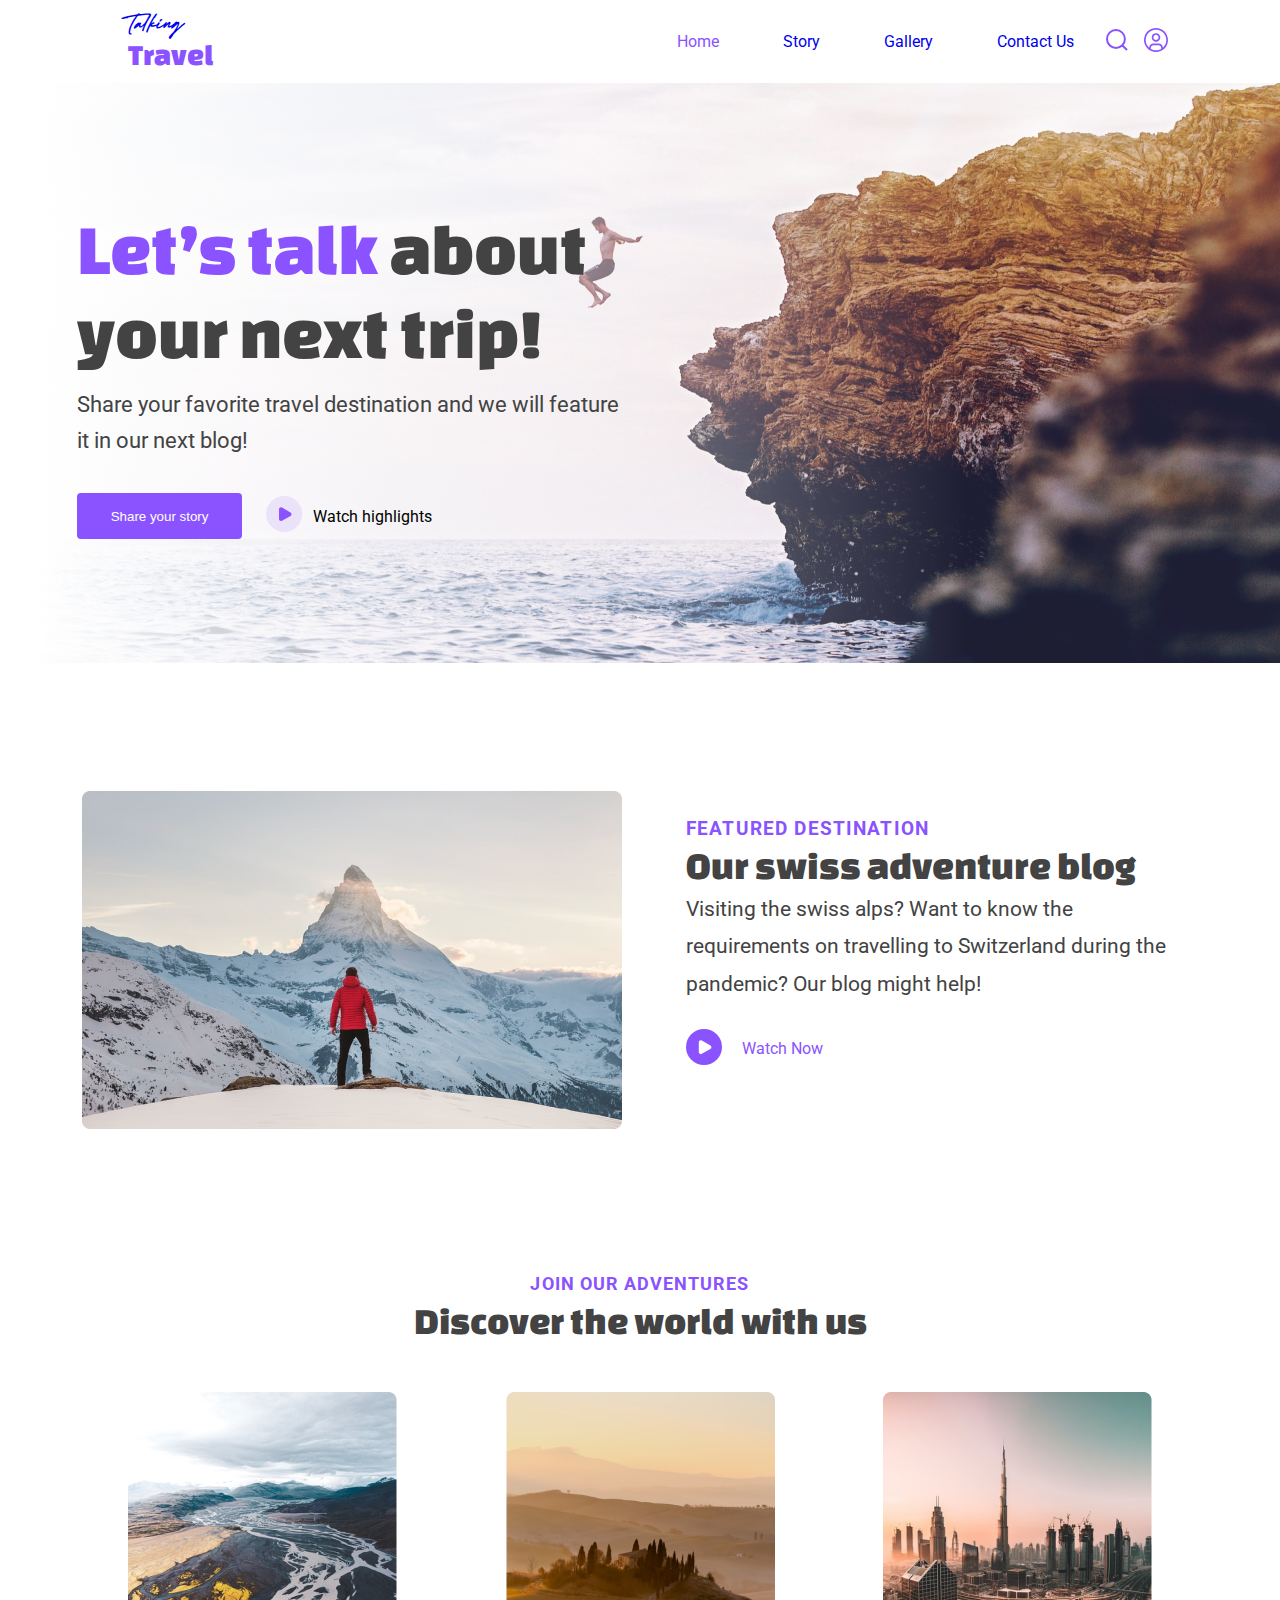
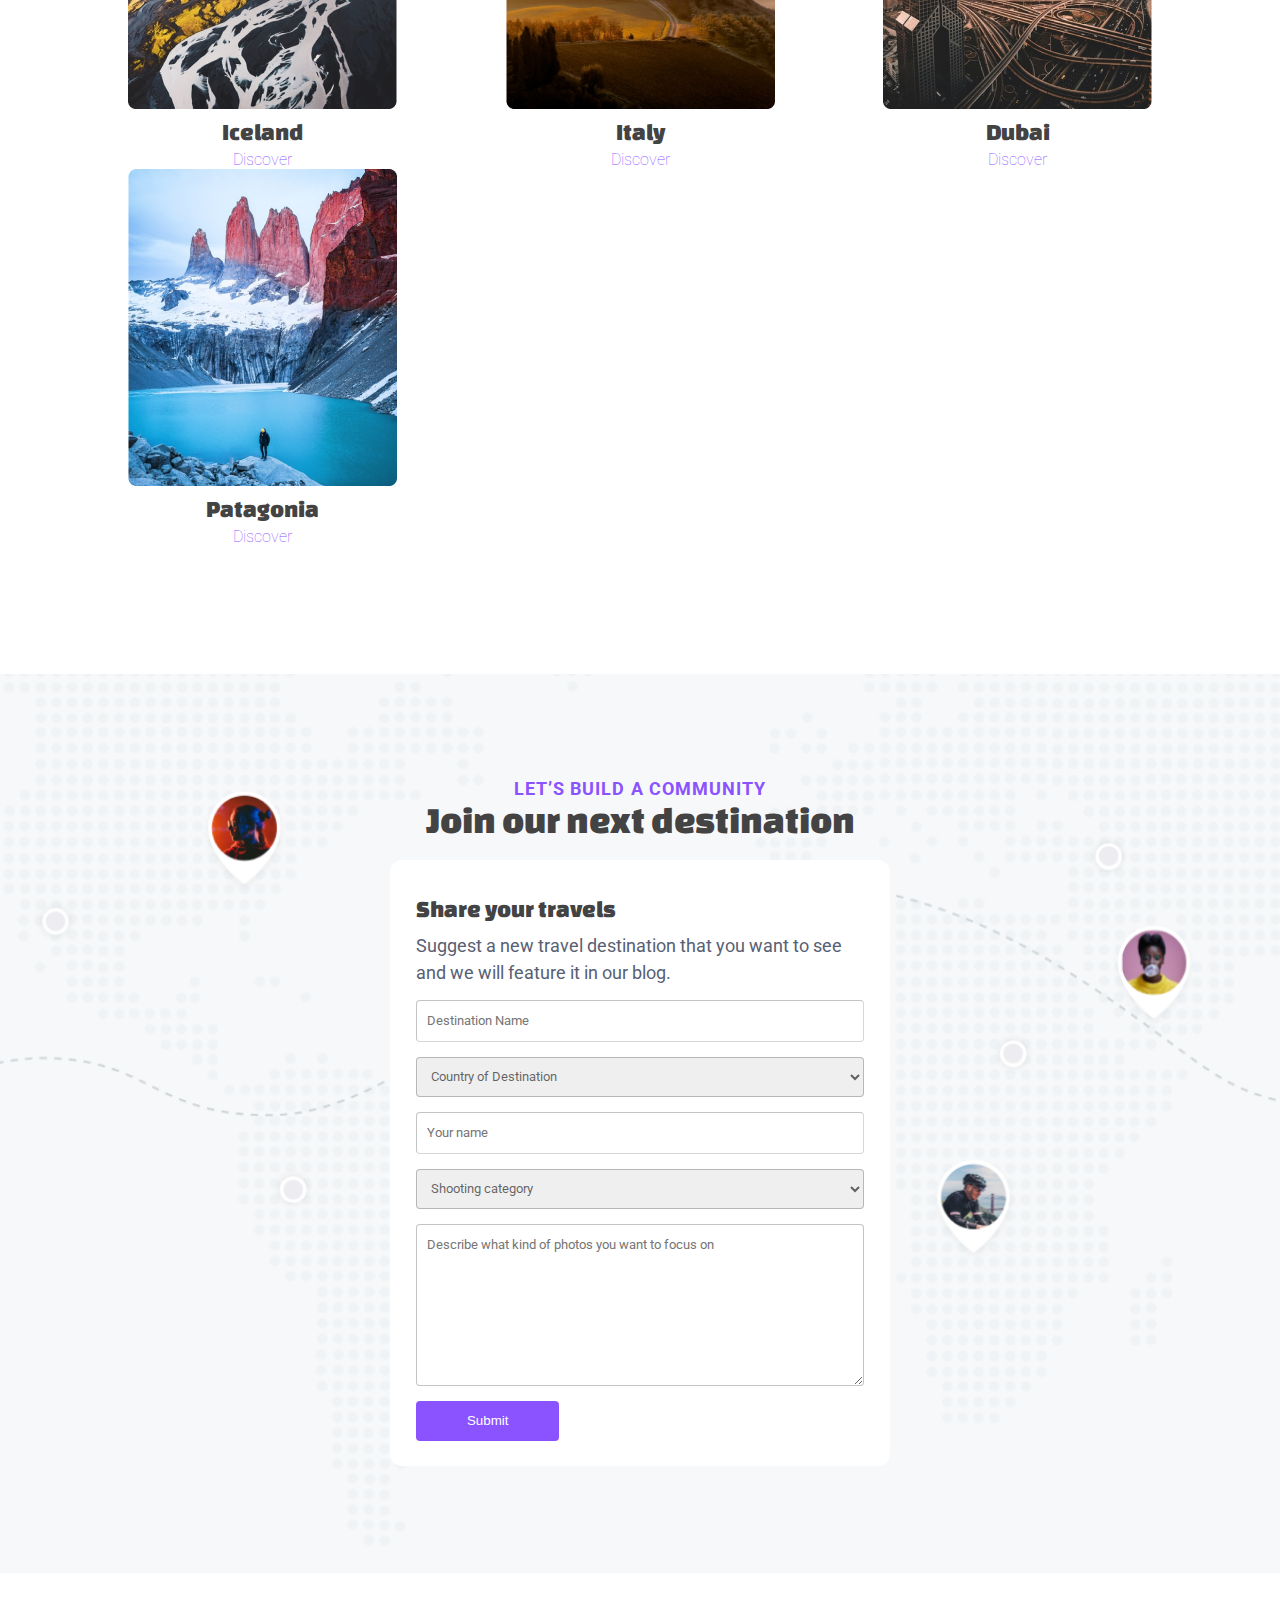
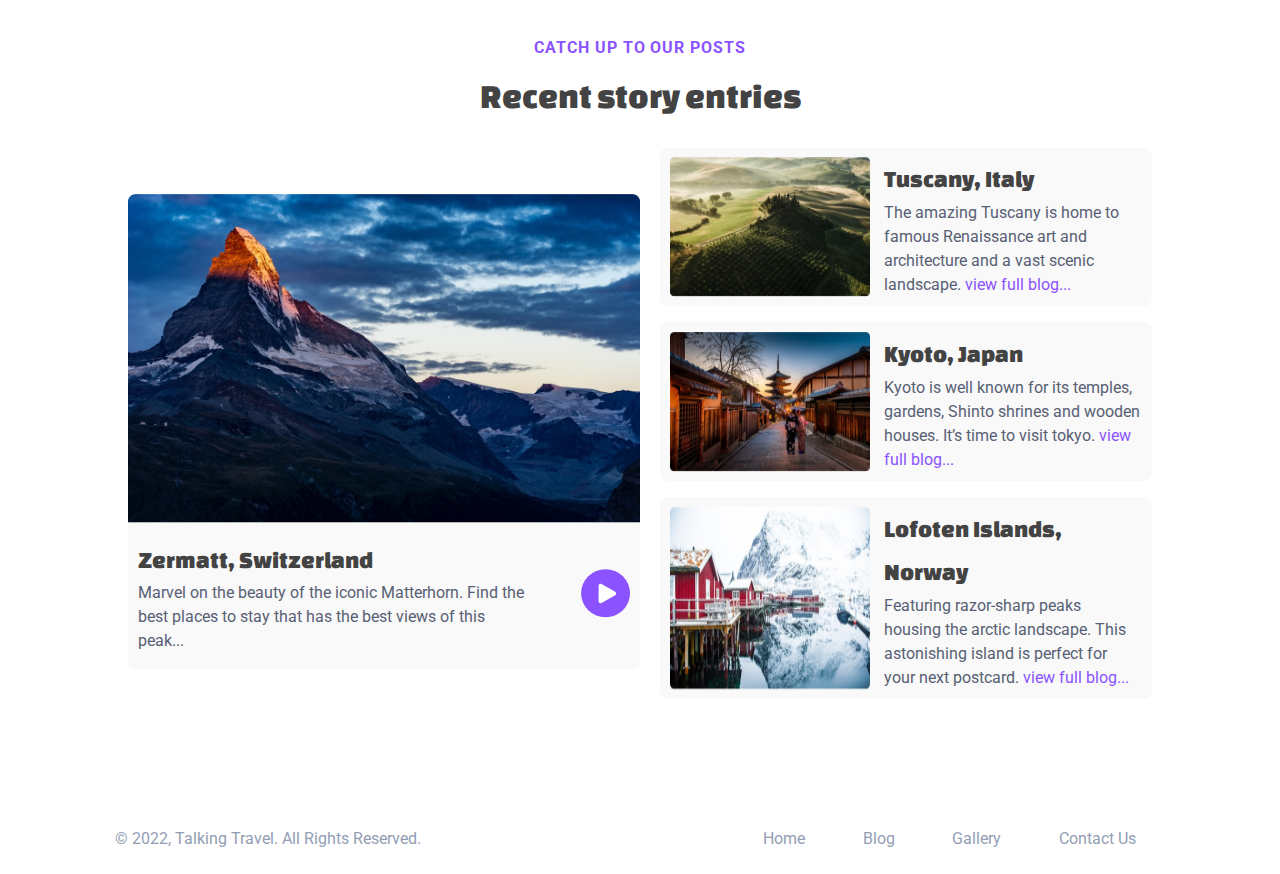
<file: index.html>
<!DOCTYPE html>
<html lang="en">
<head>
    <meta charset="UTF-8">
    <meta name="viewport" content="width=device-width, initial-scale=1.0">
    <link rel="stylesheet" href="static/styles/hero-section.css">
    <link rel="stylesheet" href="static/styles/fonts.css">
    <link rel="stylesheet" href="static/styles/header.css">
    <link rel="stylesheet" href="static/styles/featured-destination.css">
    <link rel="stylesheet" href="static/styles/discover-world.css">
    <link rel="stylesheet" href="static/styles/user-form.css">
    <link rel="stylesheet" href="static/styles/recent-stories.css">
    <link rel="stylesheet" href="static/styles/footer.css">
    <title>Home</title>
</head>
<body>
    <header>
        <nav>
            <div class="nav-box">
                <a href="#">
                    <div class="logo">
                        <p style="font-size: 20px;">Talking</p>
                        <p class="travel-text">Travel</p>
                    </div>
                </a>
                <ul>
                    <ol><a style="color: #8A53FF" href="index.html">Home</a></ol>
                    <ol><a href="story.html">Story</a></ol>
                    <ol><a href="#">Gallery</a></ol>
                    <ol><a href="#">Contact Us</a></ol>
                    <ol class="nav-icons">
                        <a style="padding: 0;" href="#">
                            <svg width="22" height="22" viewBox="0 0 22 22" fill="none" xmlns="http://www.w3.org/2000/svg">
                                <path d="M21 21L16.2779 16.2695L21 21ZM18.8947 9.94737C18.8947 12.3204 17.9521 14.5962 16.2741 16.2741C14.5962 17.9521 12.3204 18.8947 9.94737 18.8947C7.57438 18.8947 5.29858 17.9521 3.62062 16.2741C1.94267 14.5962 1 12.3204 1 9.94737C1 7.57438 1.94267 5.29858 3.62062 3.62062C5.29858 1.94267 7.57438 1 9.94737 1C12.3204 1 14.5962 1.94267 16.2741 3.62062C17.9521 5.29858 18.8947 7.57438 18.8947 9.94737V9.94737Z" stroke="#8A53FF" stroke-width="2" stroke-linecap="round"/>
                            </svg>
                        </a>
                        <a style="padding: 0;" href="#">
                            <svg width="24" height="24" viewBox="0 0 24 24" fill="none" xmlns="http://www.w3.org/2000/svg">
                                <path d="M12 5.14285C11.1524 5.14285 10.3238 5.39421 9.619 5.86513C8.91421 6.33605 8.3649 7.00538 8.04053 7.7885C7.71615 8.57161 7.63128 9.43332 7.79665 10.2647C7.96201 11.096 8.37019 11.8597 8.96955 12.459C9.56892 13.0584 10.3326 13.4666 11.1639 13.6319C11.9953 13.7973 12.857 13.7124 13.6401 13.388C14.4232 13.0637 15.0925 12.5144 15.5635 11.8096C16.0344 11.1048 16.2857 10.2762 16.2857 9.42857C16.2857 8.29192 15.8342 7.20184 15.0305 6.39811C14.2267 5.59438 13.1367 5.14285 12 5.14285ZM12 12C11.4914 12 10.9943 11.8492 10.5714 11.5666C10.1485 11.2841 9.81895 10.8825 9.62432 10.4126C9.42969 9.94274 9.37877 9.42571 9.47799 8.92691C9.57721 8.4281 9.82211 7.96991 10.1817 7.61029C10.5414 7.25067 10.9995 7.00577 11.4983 6.90655C11.9972 6.80733 12.5142 6.85825 12.9841 7.05288C13.4539 7.2475 13.8555 7.57709 14.1381 7.99996C14.4206 8.42283 14.5714 8.91999 14.5714 9.42857C14.5708 10.1103 14.2996 10.764 13.8175 11.2461C13.3354 11.7282 12.6818 11.9993 12 12Z" fill="#8A53FF"/>
                                <path d="M12 0C9.62663 0 7.30655 0.703788 5.33316 2.02236C3.35977 3.34094 1.8217 5.21508 0.913451 7.4078C0.0051994 9.60051 -0.232441 12.0133 0.230582 14.3411C0.693605 16.6689 1.83649 18.807 3.51472 20.4853C5.19295 22.1635 7.33115 23.3064 9.65892 23.7694C11.9867 24.2324 14.3995 23.9948 16.5922 23.0865C18.7849 22.1783 20.6591 20.6402 21.9776 18.6668C23.2962 16.6934 24 14.3734 24 12C23.9964 8.81851 22.7309 5.76838 20.4813 3.51873C18.2316 1.26908 15.1815 0.00362976 12 0ZM6.85715 20.8946V19.7143C6.85783 19.0325 7.12896 18.3788 7.61105 17.8968C8.09314 17.4147 8.7468 17.1435 9.42858 17.1429H14.5714C15.2532 17.1435 15.9069 17.4147 16.389 17.8968C16.871 18.3788 17.1422 19.0325 17.1429 19.7143V20.8946C15.5821 21.8059 13.8073 22.2861 12 22.2861C10.1927 22.2861 8.41786 21.8059 6.85715 20.8946ZM18.8503 19.6509C18.8332 18.5266 18.3751 17.454 17.5748 16.6642C16.7744 15.8744 15.6958 15.4307 14.5714 15.4286H9.42858C8.30416 15.4307 7.22558 15.8744 6.42522 16.6642C5.62487 17.454 5.1668 18.5266 5.14972 19.6509C3.59535 18.2629 2.4992 16.4356 2.00643 14.4109C1.51367 12.3861 1.64752 10.2594 2.39027 8.31245C3.13301 6.36546 4.44962 4.69 6.16575 3.50791C7.88188 2.32583 9.91658 1.69288 12.0004 1.69288C14.0843 1.69288 16.119 2.32583 17.8351 3.50791C19.5512 4.69 20.8678 6.36546 21.6106 8.31245C22.3533 10.2594 22.4872 12.3861 21.9944 14.4109C21.5017 16.4356 20.4055 18.2629 18.8511 19.6509H18.8503Z" fill="#8A53FF"/>
                            </svg>  
                        </a>
                    </ol>
                </ul>
            </div>
        </nav>
    </header>

    <section>
        <div class="main-flex">
            <div class="hero-section">
                <div class="hero-container">
                    <div class="hero-text">
                        <p style="margin-bottom: 12px; line-height: 84px;"><span>Let’s talk</span> about your next trip!</p>
                        <p style="font-size: 22px; font-family: Roboto; line-height: 36px;">Share your favorite travel destination and we will feature it in our next blog!</p>
                    </div>
                    <div class="hero-buttons">
                        <button>Share your story</button>
                        <div class="btn-watch">
                            <a href="#">
                                <svg width="37" height="36" viewBox="0 0 37 36" fill="none" xmlns="http://www.w3.org/2000/svg">
                                    <ellipse cx="18.1685" cy="18" rx="18" ry="18" fill="#8A53FF" fill-opacity="0.12"/>
                                    <path d="M24.5096 16.4267C25.843 17.1965 25.843 19.121 24.5096 19.8908L16.0215 24.7915C14.6881 25.5613 13.0215 24.599 13.0215 23.0594L13.0215 13.2581C13.0215 11.7185 14.6881 10.7563 16.0215 11.5261L24.5096 16.4267Z" fill="#8A53FF"/>
                                </svg>
                            </a>
                            <p>Watch highlights</p>
                        </div>
                    </div>
                </div>
            </div>
            <div class="featured-destination-section">
                <div class="img-container">
                    <img src="static/images/Featured Image.png" alt="">
                </div>
                <div class="featured-content">
                    <p class="featured-destination-text">FEATURED DESTINATION</p>
                    <p class="blog-text">Our swiss adventure blog</p>
                    <p class="about-blog-text">Visiting the swiss alps? Want to know the requirements on travelling to Switzerland during the pandemic? Our blog might help!</p>
                    <div class="btn-watch">
                        <a href="#">
                            <svg width="36" height="36" viewBox="0 0 36 36" fill="none" xmlns="http://www.w3.org/2000/svg">
                                <circle cx="18" cy="18" r="18" fill="#8A53FF"/>
                                <path d="M24.4142 16.4267C25.7475 17.1965 25.7475 19.121 24.4142 19.8908L15.8164 24.8547C14.4831 25.6245 12.8164 24.6623 12.8164 23.1227L12.8164 13.1949C12.8164 11.6553 14.4831 10.693 15.8164 11.4628L24.4142 16.4267Z" fill="white"/>
                            </svg>
                        </a>
                        <a href="#">
                            <p>Watch Now</p>
                        </a>
                    </div>
                </div>
            </div>
            <div class="discover-section">
                <div class="discover-header">
                    <p class="join-text">JOIN OUR ADVENTURES</p>
                    <p class="discover-text">Discover the world with us</p>
                </div>
                <div class="discover-cards">
                    <ul>
                        <ol>
                            <img src="static/images/Iceland card image.png" alt="">
                            <div>
                                <p class="discover-name">Iceland</p>
                                <p class="discover-link"><a href="#">Discover</a></p>
                            </div>
                        </ol>
                        <ol>   
                            <img src="static/images/Italy card image.png" alt="">
                            <div>
                                <p class="discover-name">Italy</p>
                                <p class="discover-link"><a href="#">Discover</a></p>
                            </div>
                        </ol>
                        <ol>
                            <img src="static/images/Dubai card image.png" alt="">
                            <div>
                                <p class="discover-name">Dubai</p>
                                <p class="discover-link"><a href="#">Discover</a></p>
                            </div>
                        </ol>
                        <ol>   
                            <img src="static/images/Patagonia Card Image.png" alt="">
                            <div>
                                <p class="discover-name">Patagonia</p>
                                <p class="discover-link"><a href="#">Discover</a></p>
                            </div>
                        </ol>
                    </ul>
                </div>
            </div>
            <div class="user-form">
                <div class="text-over-form">
                    <p class="top-text">LET’S BUILD A COMMUNITY</p>
                    <p class="bottom-text">Join our next destination</p>
                </div>

                <form class="form-destination" action="index.html">
                    <div class="text-in-form">
                        <p class="text-share">Share your travels</p>
                        <p class="text-suggest">Suggest a new travel destination that you want to see and we will feature it in our blog.</p>
                    </div>

                    <input class="destination-name-input" type="text" name="destination-name" placeholder="Destination Name">
                    <select class="select-country" name="country">
                        <option value="" disabled selected>Country of Destination</option>
                        <option value="italy">Italy</option>
                        <option value="dubai">Dubai</option>
                        <option value="iceland">Iceland</option>
                        <option value="patagonia">Patagonia</option>
                    </select>
                    <input class="input-name" type="text" name="name" placeholder="Your name" required>

                    <select class="select-shooting" name="shooting-category" required>
                        <option value="" disabled selected>Shooting category</option>
                        <option value="portrait">Portrait</option>
                        <option value="landscape">Landscape</option>
                        <option value="wildlife">Wildlife</option>
                    </select>

                    <textarea class="textarea-focus" name="photo-focus" rows="4" placeholder="Describe what kind of photos you want to focus on"></textarea>

                    <button class="btn-submit" type="submit">Submit</button>
                </form>
            </div>
            <div class="recent-stories">
                <div class="stories-text">
                    <p class="stories-text-top">CATCH UP TO OUR POSTS</p>
                    <p class="stories-text-bottom">Recent story entries</p>
                </div>
                <div class="stories-cards">
                    <div class="left-card">
                        <img src="static/images/Big Story Image.png" alt="">
                        <div class="left-card-content">
                            <div class="left-card-text">
                                <p class="country-name">Zermatt, Switzerland</p>
                                <p class="country-description">Marvel on the beauty of the iconic Matterhorn. Find the best places to stay that has the best views of this peak...</p>
                            </div>
                            <a href="#">
                                <svg width="49" height="49" viewBox="0 0 49 49" fill="none" xmlns="http://www.w3.org/2000/svg">
                                    <ellipse cx="24.5636" cy="24.2939" rx="24.4364" ry="24" fill="#8A53FF"/>
                                    <path d="M34.1767 22.7658C35.5281 23.532 35.5281 25.4791 34.1767 26.2453L20.5626 33.9651C19.2294 34.7211 17.5761 33.758 17.5761 32.2253L17.5761 16.7858C17.5761 15.2531 19.2294 14.29 20.5626 15.046L34.1767 22.7658Z" fill="white"/>
                                </svg>
                            </a>   
                        </div>
                    </div>
                    <div class="right-cards">
                        <div class="right-card">
                            <img src="static/images/Story Image.png" alt="">
                            <div class="right-card-text">
                                <p class="country-name">Tuscany, Italy</p>
                                <p class="country-description">The amazing Tuscany is home to famous Renaissance art and architecture and a vast scenic landscape. <a href="#"><span>view full blog...</span></a></p>
                            </div>
                        </div>
                        <div class="right-card">
                            <img src="static/images/Story Image (1).png" alt="">
                            <div class="right-card-text">
                                <p class="country-name">Kyoto, Japan</p>
                                <p class="country-description">Kyoto is well known for its temples, gardens, Shinto shrines and wooden houses. It’s time to visit tokyo. <a href="#"><span>view full blog...</span></a></p>
                            </div>
                        </div>
                        <div class="right-card">
                            <img src="static/images/Story Image (2).png" alt="">
                            <div class="right-card-text">
                                <p class="country-name">Lofoten Islands, Norway</p>
                                <p class="country-description">Featuring razor-sharp peaks housing the arctic landscape. This astonishing island is perfect for your next postcard.  <a href="#"><span>view full blog...</span></a></p>
                            </div>
                        </div>
                    </div>
                </div>
            </div>
        </div>
    </section>

    <footer>
        <div class="footer-flex">
            <p>© 2022, Talking Travel. All Rights Reserved.</p>
            <ul class="footer-list">
                <ol><a href="index.html">Home</a></ol>
                <ol><a href="#">Blog</a></ol>
                <ol><a href="#">Gallery</a></ol>
                <ol><a href="#">Contact Us</a></ol>
            </ul>
        </div>
    </footer>
</body>
</html>
</file>
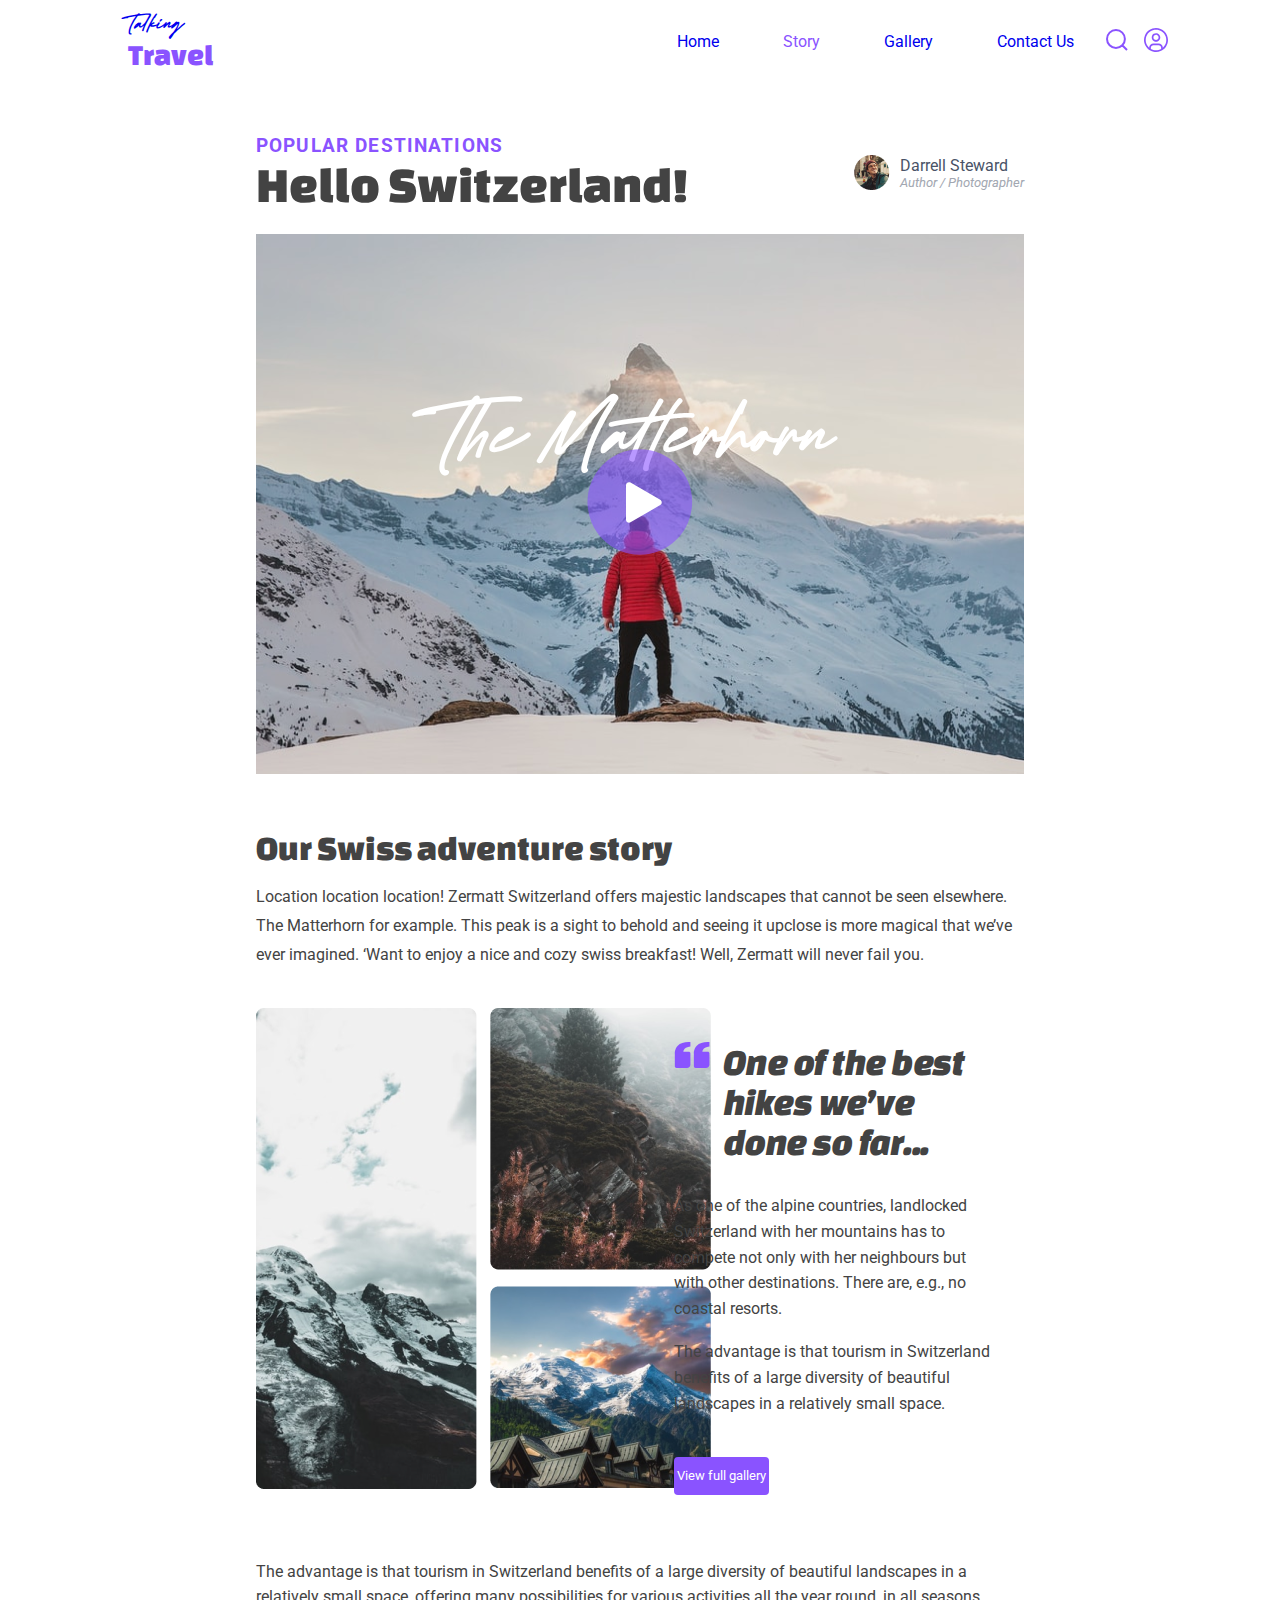
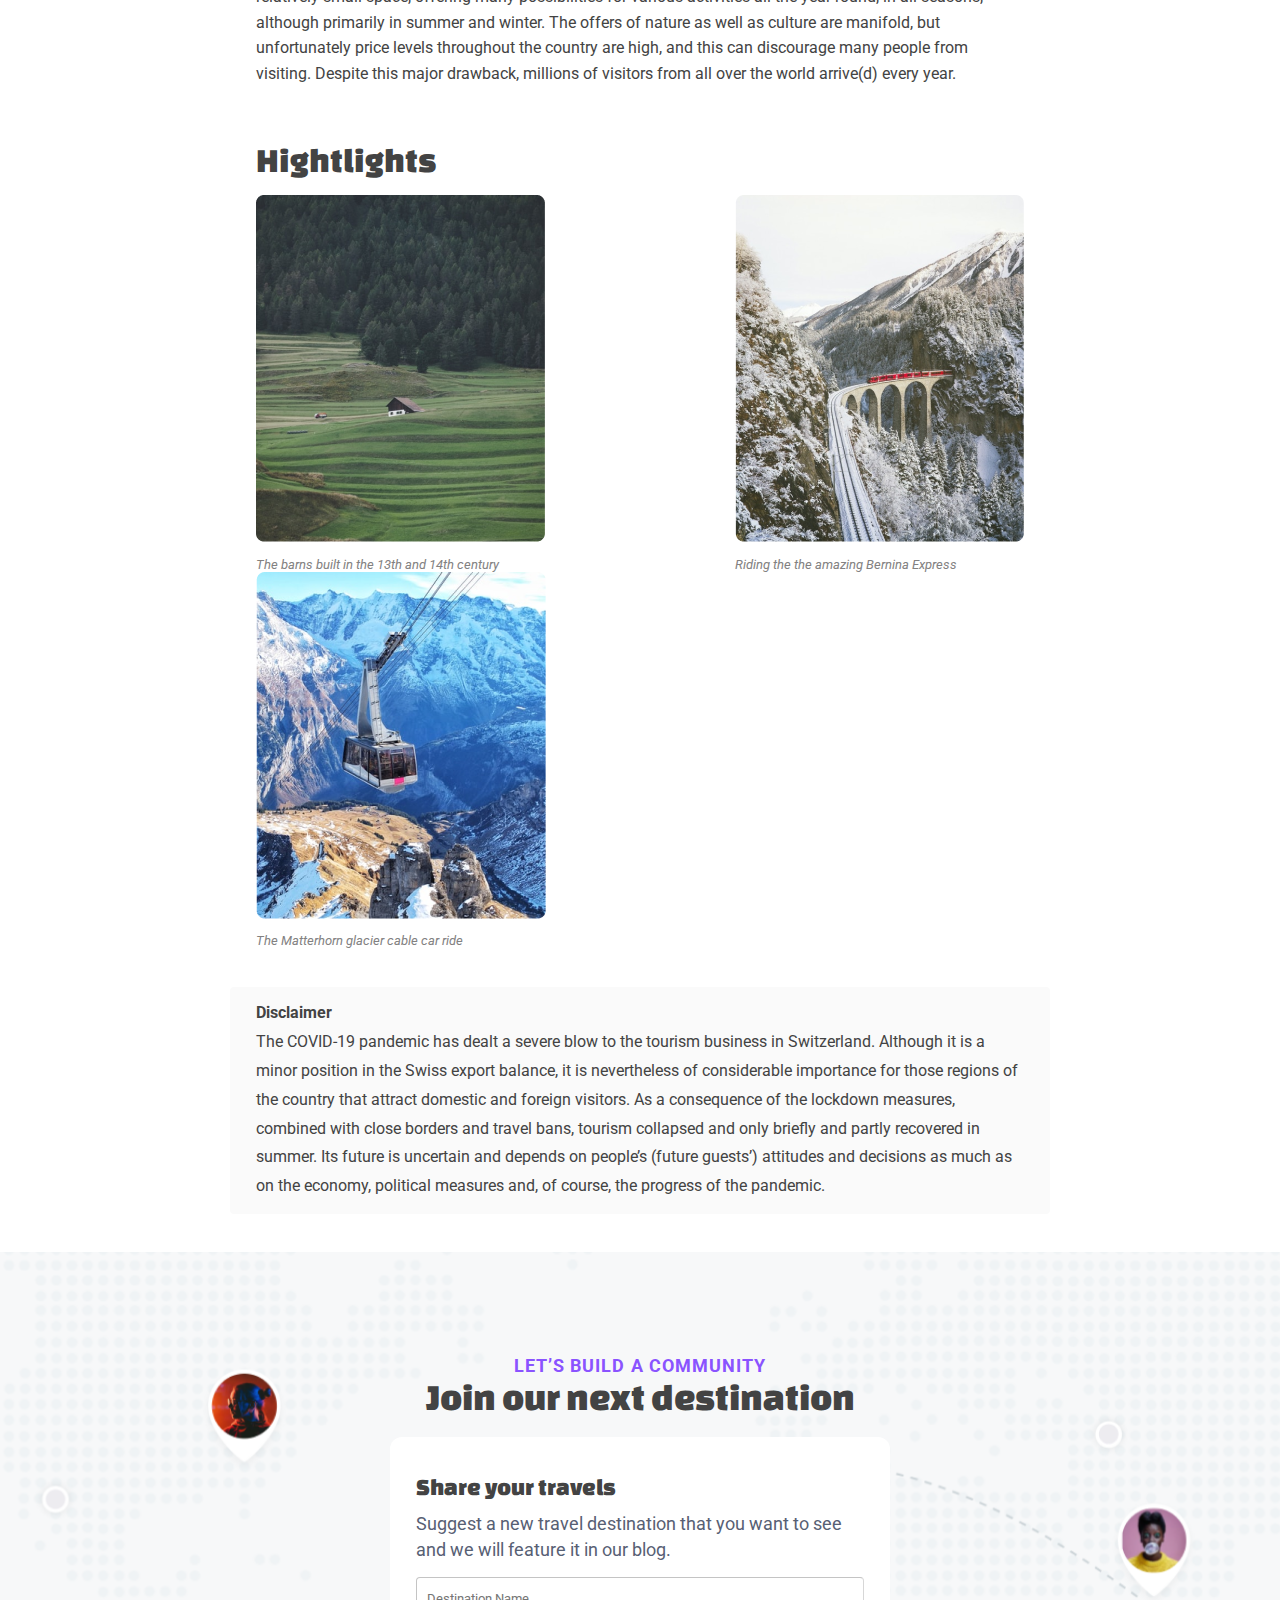
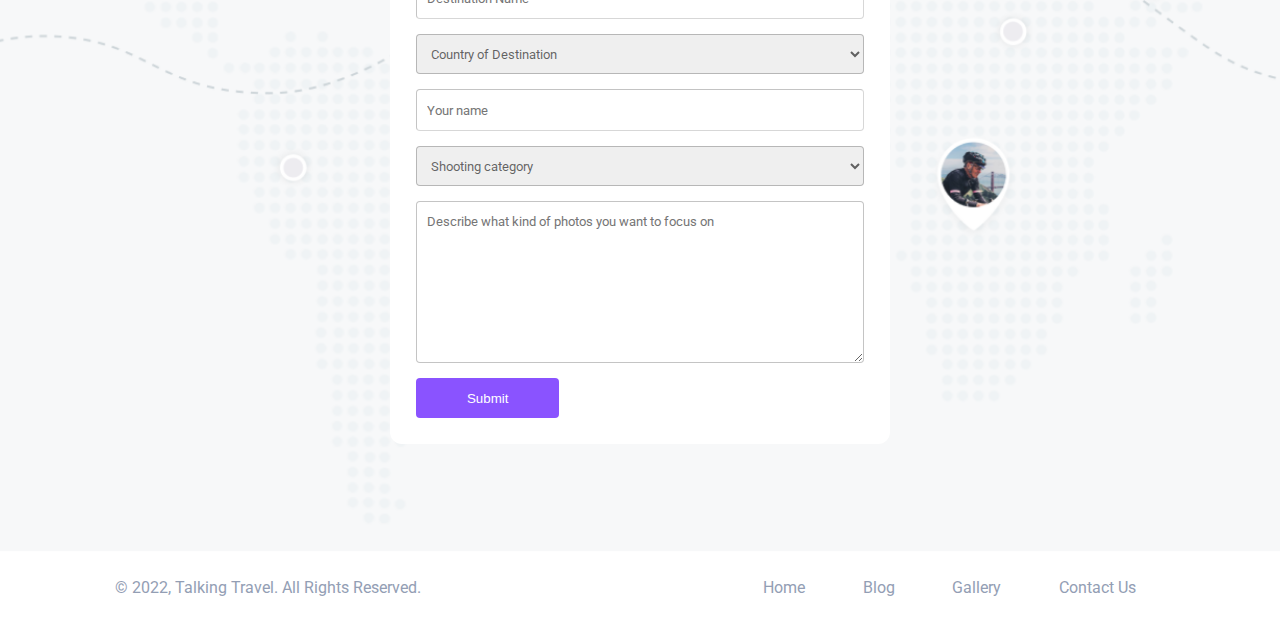
<file: story.html>
<!DOCTYPE html>
<html lang="en">
<head>
    <meta charset="UTF-8">
    <meta name="viewport" content="width=device-width, initial-scale=1.0">
    <link rel="stylesheet" href="static/styles/header.css">
    <link rel="stylesheet" href="static/styles/fonts.css">
    <link rel="stylesheet" href="static/styles/footer.css">
    <link rel="stylesheet" href="static/styles/story-styles/article-section.css">
    <link rel="stylesheet" href="static/styles/story-styles/story-paragraph.css">
    <link rel="stylesheet" href="static/styles/user-form.css">
    <link rel="stylesheet" href="static/styles/story-styles/callout-section.css">
    <link rel="stylesheet" href="static/styles/story-styles/conclusion.css">
    <link rel="stylesheet" href="static/styles/story-styles/highlights.css">
    <link rel="stylesheet" href="static/styles/story-styles/disclaimer.css">
    <title>Story</title>
</head>
<body>
    <header>
        <nav>
            <div class="nav-box">
                <a href="#">
                    <div class="logo">
                        <p style="font-size: 20px;">Talking</p>
                        <p class="travel-text">Travel</p>
                    </div>
                </a>
                <ul>
                    <ol><a href="index.html">Home</a></ol>
                    <ol><a style="color: #8A53FF" href="story.html">Story</a></ol>
                    <ol><a href="#">Gallery</a></ol>
                    <ol><a href="#">Contact Us</a></ol>
                    <ol class="nav-icons">
                        <a style="padding: 0;" href="#">
                            <svg width="22" height="22" viewBox="0 0 22 22" fill="none" xmlns="http://www.w3.org/2000/svg">
                                <path d="M21 21L16.2779 16.2695L21 21ZM18.8947 9.94737C18.8947 12.3204 17.9521 14.5962 16.2741 16.2741C14.5962 17.9521 12.3204 18.8947 9.94737 18.8947C7.57438 18.8947 5.29858 17.9521 3.62062 16.2741C1.94267 14.5962 1 12.3204 1 9.94737C1 7.57438 1.94267 5.29858 3.62062 3.62062C5.29858 1.94267 7.57438 1 9.94737 1C12.3204 1 14.5962 1.94267 16.2741 3.62062C17.9521 5.29858 18.8947 7.57438 18.8947 9.94737V9.94737Z" stroke="#8A53FF" stroke-width="2" stroke-linecap="round"/>
                            </svg>
                        </a>
                        <a style="padding: 0;" href="#">
                            <svg width="24" height="24" viewBox="0 0 24 24" fill="none" xmlns="http://www.w3.org/2000/svg">
                                <path d="M12 5.14285C11.1524 5.14285 10.3238 5.39421 9.619 5.86513C8.91421 6.33605 8.3649 7.00538 8.04053 7.7885C7.71615 8.57161 7.63128 9.43332 7.79665 10.2647C7.96201 11.096 8.37019 11.8597 8.96955 12.459C9.56892 13.0584 10.3326 13.4666 11.1639 13.6319C11.9953 13.7973 12.857 13.7124 13.6401 13.388C14.4232 13.0637 15.0925 12.5144 15.5635 11.8096C16.0344 11.1048 16.2857 10.2762 16.2857 9.42857C16.2857 8.29192 15.8342 7.20184 15.0305 6.39811C14.2267 5.59438 13.1367 5.14285 12 5.14285ZM12 12C11.4914 12 10.9943 11.8492 10.5714 11.5666C10.1485 11.2841 9.81895 10.8825 9.62432 10.4126C9.42969 9.94274 9.37877 9.42571 9.47799 8.92691C9.57721 8.4281 9.82211 7.96991 10.1817 7.61029C10.5414 7.25067 10.9995 7.00577 11.4983 6.90655C11.9972 6.80733 12.5142 6.85825 12.9841 7.05288C13.4539 7.2475 13.8555 7.57709 14.1381 7.99996C14.4206 8.42283 14.5714 8.91999 14.5714 9.42857C14.5708 10.1103 14.2996 10.764 13.8175 11.2461C13.3354 11.7282 12.6818 11.9993 12 12Z" fill="#8A53FF"/>
                                <path d="M12 0C9.62663 0 7.30655 0.703788 5.33316 2.02236C3.35977 3.34094 1.8217 5.21508 0.913451 7.4078C0.0051994 9.60051 -0.232441 12.0133 0.230582 14.3411C0.693605 16.6689 1.83649 18.807 3.51472 20.4853C5.19295 22.1635 7.33115 23.3064 9.65892 23.7694C11.9867 24.2324 14.3995 23.9948 16.5922 23.0865C18.7849 22.1783 20.6591 20.6402 21.9776 18.6668C23.2962 16.6934 24 14.3734 24 12C23.9964 8.81851 22.7309 5.76838 20.4813 3.51873C18.2316 1.26908 15.1815 0.00362976 12 0ZM6.85715 20.8946V19.7143C6.85783 19.0325 7.12896 18.3788 7.61105 17.8968C8.09314 17.4147 8.7468 17.1435 9.42858 17.1429H14.5714C15.2532 17.1435 15.9069 17.4147 16.389 17.8968C16.871 18.3788 17.1422 19.0325 17.1429 19.7143V20.8946C15.5821 21.8059 13.8073 22.2861 12 22.2861C10.1927 22.2861 8.41786 21.8059 6.85715 20.8946ZM18.8503 19.6509C18.8332 18.5266 18.3751 17.454 17.5748 16.6642C16.7744 15.8744 15.6958 15.4307 14.5714 15.4286H9.42858C8.30416 15.4307 7.22558 15.8744 6.42522 16.6642C5.62487 17.454 5.1668 18.5266 5.14972 19.6509C3.59535 18.2629 2.4992 16.4356 2.00643 14.4109C1.51367 12.3861 1.64752 10.2594 2.39027 8.31245C3.13301 6.36546 4.44962 4.69 6.16575 3.50791C7.88188 2.32583 9.91658 1.69288 12.0004 1.69288C14.0843 1.69288 16.119 2.32583 17.8351 3.50791C19.5512 4.69 20.8678 6.36546 21.6106 8.31245C22.3533 10.2594 22.4872 12.3861 21.9944 14.4109C21.5017 16.4356 20.4055 18.2629 18.8511 19.6509H18.8503Z" fill="#8A53FF"/>
                            </svg>  
                        </a>
                    </ol>
                </ul>
            </div>
        </nav>
    </header>

    <section>
        <div class="article-section">
            <div class="article-hero-header">
                <div class="article-title">
                    <p class="article-title-top-text">POPULAR DESTINATIONS</p>
                    <p class="article-title-bottom-text">Hello Switzerland!</p>
                </div>
                <div class="article-author">
                    <img src="static/images/Avatar.png" alt="">
                    <div class="article-author-text">
                        <p class="article-author-text-name">Darrell Steward</p>
                        <p class="article-author-text-role">Author / Photographer</p>
                    </div>
                </div>
            </div>
            <div class="article-hero-video">
                <div class="article-hero-video-text">
                    <p>The Matterhorn</p>
                </div>
                <div class="article-hero-video-icon">
                    <a href="#">
                        <svg width="106" height="106" viewBox="0 0 106 106" fill="none" xmlns="http://www.w3.org/2000/svg">
                            <ellipse cx="52.8223" cy="53" rx="52.3339" ry="52.8135" fill="#8A53FF" fill-opacity="0.6"/>
                            <path d="M73.2289 50.873C75.2152 52.0303 75.2152 54.8999 73.2289 56.0572L43.5194 73.3672C41.5194 74.5325 39.0091 73.0897 39.0091 70.7751L39.0091 36.1551C39.0091 33.8404 41.5194 32.3977 43.5194 33.563L73.2289 50.873Z" fill="white"/>
                        </svg>
                    </a>
                </div>
            </div>
        </div>

        <div class="story-paragraph">
            <p class="story-paragraph-title">Our Swiss adventure story</p>
            <p class="story-paragraph-content">Location location location! Zermatt Switzerland offers majestic landscapes that cannot be seen elsewhere. The Matterhorn for example. This peak is a sight to behold and seeing it upclose is more magical that we’ve ever imagined. ‘Want to enjoy a nice and cozy swiss breakfast! Well, Zermatt will never fail you.</p>
        </div>

        <div class="callout-section">
            <div class="callout-images">
                <div class="left-img">
                    <img src="static/images/Callout Swiss Winter Image.png" alt="">
                </div>
                <div class="right-imgs">
                    <img src="static/images/Callout Switzerland Mountains Pop-up.png" alt="">
                    <img src="static/images/Callout Switzerland sunset image.png" alt="">
                </div>
            </div>

            <div class="callout-text">
                <div class="callout-title">
                    <svg width="36" height="26" viewBox="0 0 36 26" fill="none" xmlns="http://www.w3.org/2000/svg">
                        <path d="M3.75897 3.7245C6.18648 1.25287 9.85976 0 14.675 0H16.4052V4.58087L15.0141 4.8425C12.6437 5.28775 10.9948 6.16362 10.1124 7.449C9.65195 8.14146 9.39081 8.93432 9.35453 9.75H14.675C15.1339 9.75 15.574 9.92121 15.8984 10.226C16.2229 10.5307 16.4052 10.944 16.4052 11.375V22.75C16.4052 24.5424 14.8532 26 12.9448 26H2.56338C2.10449 26 1.6644 25.8288 1.33992 25.524C1.01544 25.2193 0.833145 24.806 0.833145 24.375V16.25L0.838336 11.5066C0.822764 11.3263 0.49402 7.0525 3.75897 3.7245ZM31.9773 26H21.5959C21.137 26 20.6969 25.8288 20.3725 25.524C20.048 25.2193 19.8657 24.806 19.8657 24.375V16.25L19.8709 11.5066C19.8553 11.3263 19.5266 7.0525 22.7915 3.7245C25.219 1.25287 28.8923 0 33.7075 0H35.4378V4.58087L34.0467 4.8425C31.6762 5.28775 30.0273 6.16362 29.1449 7.449C28.6845 8.14146 28.4234 8.93432 28.3871 9.75H33.7075C34.1664 9.75 34.6065 9.92121 34.931 10.226C35.2555 10.5307 35.4378 10.944 35.4378 11.375V22.75C35.4378 24.5424 33.8857 26 31.9773 26Z" fill="#8A53FF"/>
                    </svg>
                    <p>One of the best hikes we’ve done so far...</p>
                </div>
                <p>As one of the alpine countries, landlocked Switzerland with her mountains has to compete not only with her neighbours but with other destinations. There are, e.g., no coastal resorts.</p>
                <br>
                <p>The advantage is that tourism in Switzerland benefits of a large diversity of beautiful landscapes in a relatively small space.</p>
                <a href="#">
                    <button>
                        View full gallery
                    </button>
                </a>
            </div>
        </div>

        <div class="conclusion">
            <p>The advantage is that tourism in Switzerland benefits of a large diversity of beautiful landscapes in a relatively small space, offering many possibilities for various activities all the year round, in all seasons, although primarily in summer and winter. The offers of nature as well as culture are manifold, but unfortunately price levels throughout the country are high, and this can discourage many people from visiting. Despite this major drawback, millions of visitors from all over the world arrive(d) every year.</p>
        </div>

        <div class="highlights">
            <p>Hightlights</p>
            <div class="highlights-cards">
                <div class="highlights-card">
                    <img src="static/images/Highlight Image.png" alt="">
                    <p>The barns built in the 13th and 14th century</p>
                </div>
                <div class="highlights-card">
                    <img src="static/images/Highlight Image (1).png" alt="">
                    <p>Riding the the amazing Bernina Express</p>
                </div>
                <div class="highlights-card">
                    <img src="static/images/Highlight Image (2).png" alt="">
                    <p>The Matterhorn glacier cable car ride</p>
                </div>
            </div>
        </div>

        <div class="disclaimer">
            <p class="disclaimer-title">Disclaimer</p>
            <p class="disclaimer-content">The COVID-19 pandemic has dealt a severe blow to the tourism business in Switzerland. Although it is a minor position in the Swiss export balance, it is nevertheless of considerable importance for those regions of the country that attract domestic and foreign visitors. As a consequence of the lockdown measures, combined with close borders and travel bans, tourism collapsed and only briefly and partly recovered in summer. Its future is uncertain and depends on people’s (future guests’) attitudes and decisions as much as on the economy, political measures and, of course, the progress of the pandemic.</p>
        </div>

        <div class="user-form" style="margin-bottom: 0;">
            <div class="text-over-form">
                <p class="top-text">LET’S BUILD A COMMUNITY</p>
                <p class="bottom-text">Join our next destination</p>
            </div>

            <form class="form-destination" action="index.html">
                <div class="text-in-form">
                    <p class="text-share">Share your travels</p>
                    <p class="text-suggest">Suggest a new travel destination that you want to see and we will feature it in our blog.</p>
                </div>

                <input class="destination-name-input" type="text" name="destination-name" placeholder="Destination Name">
                <select class="select-country" name="country">
                    <option value="" disabled selected>Country of Destination</option>
                    <option value="italy">Italy</option>
                    <option value="dubai">Dubai</option>
                    <option value="iceland">Iceland</option>
                    <option value="patagonia">Patagonia</option>
                </select>
                <input class="input-name" type="text" name="name" placeholder="Your name" required>

                <select class="select-shooting" name="shooting-category" required>
                    <option value="" disabled selected>Shooting category</option>
                    <option value="portrait">Portrait</option>
                    <option value="landscape">Landscape</option>
                    <option value="wildlife">Wildlife</option>
                </select>

                <textarea class="textarea-focus" name="photo-focus" rows="4" placeholder="Describe what kind of photos you want to focus on"></textarea>

                <button class="btn-submit" type="submit">Submit</button>
            </form>
        </div>
    </section>

    <footer>
        <div class="footer-flex" style="margin-top: 2%;">
            <p>© 2022, Talking Travel. All Rights Reserved.</p>
            <ul class="footer-list">
                <ol><a href="index.html">Home</a></ol>
                <ol><a href="#">Blog</a></ol>
                <ol><a href="#">Gallery</a></ol>
                <ol><a href="#">Contact Us</a></ol>
            </ul>
        </div>
    </footer>
</body>
</html>
</file>
<file: static/styles/hero-section.css>
* {
    margin: 0;
    padding: 0;
}

.main-flex {
    display: flex;
    flex-direction: column;
}

.hero-section {
    display: flex;
    background: linear-gradient(90deg, #FFFFFF 3%, rgba(255, 255, 255, 0) 75.6%), url("../images/hero\ background\ image.jpg");
    width: 100%;
    height: 580px;
    background-size: cover;
    background-repeat: no-repeat;
    background-position: center;
}

.hero-container {
    width: 55%;
    display: flex;
    flex-direction: column;
    justify-content: center;
    align-items: center;
}

.hero-text {
    color: #434343;
    font-family: 'Changa One';
    font-size: 73px;
}

.hero-text span {
    color: #8A53FF;
}

.hero-buttons {
    display: flex;
    align-items: center;
    font-family: Roboto;
    margin-top: 34px;
    gap: 24px;
}

.hero-buttons button {
    border-radius: 4px;
    background: #8A53FF;
    border-style: none;
    width: 165.17px;
    height: 46px;
    text-align: center;
    color: white;
}

.hero-text,
.hero-buttons {
    width: 100%;
    max-width: 550px;
}

.btn-watch {
    display: flex;
    align-items: center;
}

.btn-watch a {
    margin-right: 10px;
}
</file>
<file: static/styles/fonts.css>
@import url(https://fonts.googleapis.com/css?family=Changa+One&display=swap);
@import url(https://fonts.googleapis.com/css?family=Roboto&display=swap);
@font-face {
    font-family: 'BlackSignature';
    src: url("/static/fonts/BlackSignaturePersonalUseOnlyRegular.otf") format('opentype');
    font-weight: normal;
    font-style: normal;
}
</file>
<file: static/styles/header.css>
a {
    text-decoration: none;
}

.logo {
    display: flex;
    flex-direction: column;
    font-family: BlackSignature;
}

.travel-text {
    font-family: 'Changa One'; 
    font-size: 30px;
    color: #8A53FF;
}

.nav-box {
    display: flex;
    justify-content: space-between;
    align-items: center;
    padding-left: 10%;
    padding-right: 10%;
}

.nav-box>ul {
    display: flex;
    align-items: center;
}

.nav-box>ul a {
    display: block;
    padding: 2em;   
    border-style: none;
    font-family: Roboto;
}

.nav-icons {
    display: flex;
    align-items: center;
    gap: 35%;
}
</file>
<file: static/styles/featured-destination.css>
.featured-destination-section {
    display: flex;
    flex-wrap: wrap;
    width: 100%;
    margin-top: 10%;
    margin-bottom: 10%;
    justify-content: center;
    align-items: flex-start;
}

.featured-destination-section .btn-watch {
    display: flex;
    align-items: center;
    padding-top: 5%;
    gap: 2%;
}

.featured-destination-section .btn-watch p {
    font-family: Roboto;
    color: #8A53FF;
}

.featured-destination-section .img-container {
    padding-right: 5%;
}

.featured-content {
    display: flex;
    flex-direction: column;
    padding-top: 2%;
    max-width: 40%;
}

.featured-destination-text {
    font-family: Roboto;
    font-size: 1.2em;
    color: #8A53FF;
    letter-spacing: 0.06em;
    font-weight: bold;
}

.blog-text {
    font-family: 'Changa One';
    font-size: 39px;
    color: #434343;
    padding-top: 1%;
    padding-bottom: 1%;
}

.about-blog-text {
    font-family: Roboto;
    font-size: 1.3em;
    color: #434343;
    line-height: 1.8em;
}
</file>
<file: static/styles/discover-world.css>
.discover-section {
    padding-top: 1%;
    padding-bottom: 10%;
}

.discover-header {
    display: flex;
    justify-content: center;
    align-items: center;
    flex-direction: column;
}

.join-text {
    font-family: Roboto;
    font-size: 1.1em;
    letter-spacing: 0.06em;
    font-weight: bold;
    color: #8A53FF;
}

.discover-text {
    margin-top: 0.5%;
    font-family: 'Changa One';
    font-size: 2.4em;
    color: #434343;
}

.discover-cards {
    padding-top: 4%;
    margin-inline: 10%;
}

.discover-cards ul {
    display: flex;
    justify-content: space-between;
    flex-wrap: wrap;
}

.discover-cards ol>div {
    display: flex;
    flex-direction: column;
    align-items: center;
}

.discover-name {
    font-family: 'Changa One';
    font-size: 1.5em;
    line-height: 1.5em;
    color: #434343;
}

.discover-link a {
    font-family: Roboto;
    font-size: 1em;
    color: #8A53FF;
    font-weight: lighter;
}
</file>
<file: static/styles/user-form.css>
.user-form {
    display: flex;
    flex-direction: column;
    width: 100%;
    height: 100vh;
    margin-bottom: 5%;
    align-items: center;
    justify-content: center;
    background: url("../images/Share\ your\ travels\ section\ background\ image.png");
    background-size: cover;
    background-repeat: no-repeat;
    background-position: center;
}

.user-form form {
    display: flex;
    flex-direction: column;
    width: 35%;
    padding-top: 2%;
    padding-left: 2%;
    padding-right: 2%;
    padding-bottom: 2%;
    background-color: #FFFFFF;
    border-radius: 12px;
}

.text-over-form {
    display: flex;
    flex-direction: column;
    justify-content: center;
    align-items: center;
    margin-top: 96px;
    margin-bottom: 20px;
}

.top-text {
    font-size: 1.1em;
    font-family: Roboto;
    color: #8A53FF;
    letter-spacing: 0.06em;
    font-weight: bold;
}

.bottom-text {
    font-size: 2.4em;
    font-family: 'Changa One';
    color: #434343;
}

.text-in-form {
    padding-bottom: 3%;
}

.text-share {
    font-family: 'Changa One';
    font-size: 1.5em;
    color: #434343;
    line-height: 2em;
}

.text-suggest {
    font-size: 1.1em;
    font-family: Roboto;
    color: #576074;
    line-height: 1.5em;
}

.destination-name-input,
.select-country,
.input-name,
.select-shooting {
    height: 3em;
    padding-left: 10px;
    padding-right: 10px;
    margin-bottom: 15px;
    color: #00000099;
    border-color: #0000003B;
    border-radius: 4px;
    border-width: 0.1em;
    font-family: Roboto;
}

.textarea-focus {
    padding-left: 10px;
    padding-right: 10px;
    line-height: 3em;
    border-color: #0000003B;
    border-radius: 4px;
    font-family: Roboto;
}

.btn-submit {
    width: 32%;
    height: 40px;
    margin-top: 15px;
    align-self: flex-start;
    border-style: none;
    border-radius: 4px;
    background-color: #8A53FF;
    color: white;
}

.form-destination {
    margin-bottom: 100px;
}
</file>
<file: static/styles/recent-stories.css>
.recent-stories {
    display: flex;
    flex-direction: column;
    justify-content: center;
    align-items: center;
    margin-bottom: 50px;
}

.stories-text {
    display: flex;
    flex-direction: column;
    justify-content: center;
    align-items: center;
    margin-bottom: 1%;
}

.stories-text-top {
    font-family: Roboto;
    letter-spacing: 0.06em;
    font-weight: bold;
    color: #8A53FF;
}

.stories-text-bottom {
    font-family: 'Changa One';
    color: #434343;
    font-size: 2.2em;
    line-height: 2.2em;
}

.stories-cards {
    display: flex;
    justify-content: space-between;
    align-items: center;
    width: 80%;
}

.left-card { 
    display: flex;
    flex-direction: column;
    width: 50%;
    margin-right: 2%
}

.left-card-content {
    display: flex;
    justify-content: space-between;
    align-items: center;
    padding: 3% 2% 3% 2%;
    background-color: #F9F9F9;
    border-radius: 0 0 8px 8px;
}

.left-card-text {
    max-width: 80%;
}

.right-cards {
    display: flex;
    flex-direction: column;
    width: 50%
}

.right-card {
    display: flex;
    justify-content: center;
    padding: 2%;
    border-radius: 8px;
    margin-bottom: 1em;
    background-color: #F9F9F9;
}

.right-card-text {
    margin-left: 3%;
}

.right-card-text span {
    color: #8A53FF;
}

.country-name {
    font-family: 'Changa One';
    font-size: 1.5em;
    color: #434343;
    line-height: 1.8em;
}

.country-description {
    font-family: Roboto;
    font-size: 1em;
    color: #576074;
    line-height: 1.5em;
}
</file>
<file: static/styles/footer.css>
.footer-flex {
    display: flex;
    justify-content: space-between;
    padding-left: 9%;
    padding-right: 9%;
    margin-top: 5%;
    margin-bottom: 2%;
    color: #939EB4;
    font-family: Roboto;
}

.footer-list {
    display: flex;
    align-items: center;
}

.footer-list a {
    display: block;
    padding-inline: 1.8em;
    border-style: none;
    color: #939EB4;
}
</file>
<file: static/styles/story-styles/article-section.css>
* {
    margin: 0;
    padding: 0;
}

section {
    display: flex;
    flex-direction: column;
    align-items: center;
    justify-content: center;
}

.article-section {
    display: flex;
    flex-direction: column;
    align-items: center;
    justify-content: center;
    width: 60%;
    margin-top: 4%;
}

.article-hero-header {
    display: flex;
    justify-content: space-between;
    align-items: center;
    width: 100%;
}

.article-title-top-text {
    font-family: Roboto;
    font-size: 1.2em;
    color: #8A53FF;
    letter-spacing: 0.06em;
    font-weight: bold;
}

.article-title-bottom-text {
    font-size: 3.2em;
    font-family: 'Changa One';
    color: #434343;

}

.article-author {
    display: flex;
    align-items: center;
}

.article-author img {
    padding-right: 10px;
}

.article-author-text {
    display: flex;
    flex-direction: column;
    justify-content: center;
}

.article-author-text-name {
    font-family: Roboto;
    font-size: 1em;
    color: #495367;
}

.article-author-text-role {
    font-family: Roboto;
    font-size: 0.8em;
    color: #A2A7B1;
    font-style: italic;
}

.article-hero-video {
    background: url("../../images/Article\ Hero\ Image.png") no-repeat center center/cover;
    width: 100%;
    height: 540px;
    position: relative;
    display: flex;
    justify-content: center;
    align-items: center;
    margin-top: 3%;
}

.article-hero-video-text {
    position: absolute;
    top: 30%;
}

.article-hero-video-text p {
    font-family: BlackSignature;
    color: #FFFFFF;
    font-size: 4.4em;
}

.article-hero-video-icon {
    z-index: 1;
}
</file>
<file: static/styles/story-styles/story-paragraph.css>
.story-paragraph {
    width: 60%;
    margin-top: 3%;
    margin-bottom: 3%;
}

.story-paragraph-title {
    font-family: 'Changa One';
    font-size: 2.2em;
    color: #434343;
    line-height: 2em;
}

.story-paragraph-content {
    font-family: Roboto;
    font-size: 1em;
    color: #434343;
    line-height: 1.8em;
}
</file>
<file: static/styles/story-styles/callout-section.css>
.callout-section {
    display: flex;
    width: 60%;
    margin-bottom: 5%;
}

.callout-images {
    display: flex;
    width: 50%;
    gap: 3.4%;
}

.right-imgs {
    display: flex;
    flex-direction: column;
    gap: 3.4%;
}

.callout-text {
    display: flex;
    flex-direction: column;
    width: 50%;
    padding: 34px 34px 0px 34px;
}

.callout-title {
    display: flex;
    margin-bottom: 10%;
}

.callout-title svg {
    max-width: 20%;
    margin-right: 4%;
}

.callout-title p {
    max-width: 80%;
    font-family: 'Changa One';
    font-size: 2.35em;
    font-style: italic;
    letter-spacing: -0.04em;
    color: #434343;
}

.callout-text>p {
    font-family: Roboto;
    line-height: 1.6em;
    color: #434343;
}

.callout-text>a>button {
    width: 30%;
    height: 2.8em;
    margin-top: 13%;
    font-family: Roboto;
    background-color: #8A53FF;
    border-style: none;
    border-radius: 4px;
    color: white;
}
</file>
<file: static/styles/story-styles/conclusion.css>
.conclusion {
    width: 60%;
    margin-bottom: 3%;
}

.conclusion p {
    font-family: Roboto;
    color: #434343;
    line-height: 1.6em;
}
</file>
<file: static/styles/story-styles/highlights.css>
.highlights {
    display: flex;
    width: 60%;
    flex-direction: column;
    margin-bottom: 3%;
}

.highlights>p {
    font-family: 'Changa One';
    font-size: 2.2em;
    line-height: 2em;
    color: #434343;
}

.highlights-cards {
    display: flex;
    flex-wrap: wrap;
    justify-content: space-between;
}

.highlights-card {
    display: flex;
    flex-direction: column;
}

.highlights-card p {
    margin-top: 5%;
    font-family: Roboto;
    font-size: 0.8em;
    font-style: italic;
    color: #828181;
}
</file>
<file: static/styles/story-styles/disclaimer.css>
.disclaimer {
    display: flex;
    flex-direction: column;
    width: 60%;
    padding: 1% 2% 1% 2%;
    margin-bottom: 3%;
    background-color: #FAFAFA;
    border-radius: 4px;
}

.disclaimer p {
    font-family: Roboto;
    color: #434343;
    line-height: 1.8em;
}

.disclaimer-title {
    font-weight: bold;
}
</file>
